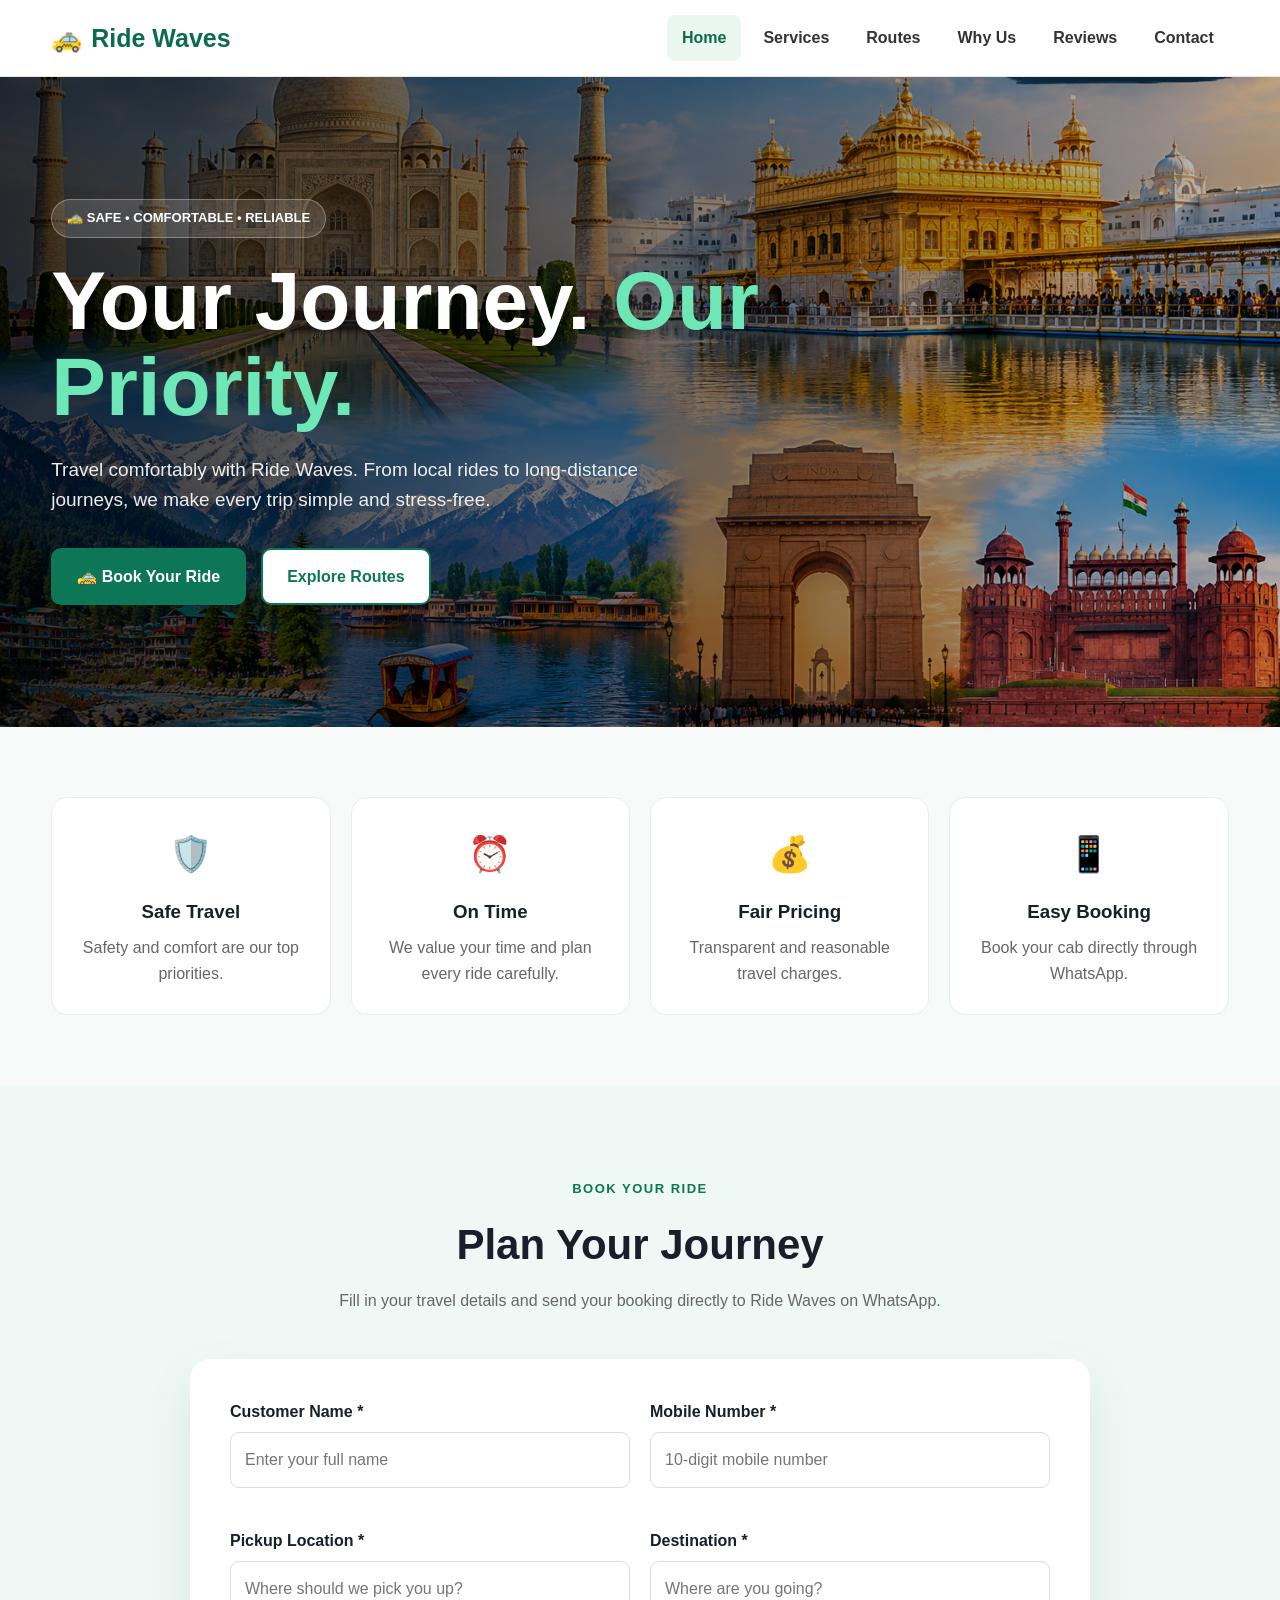
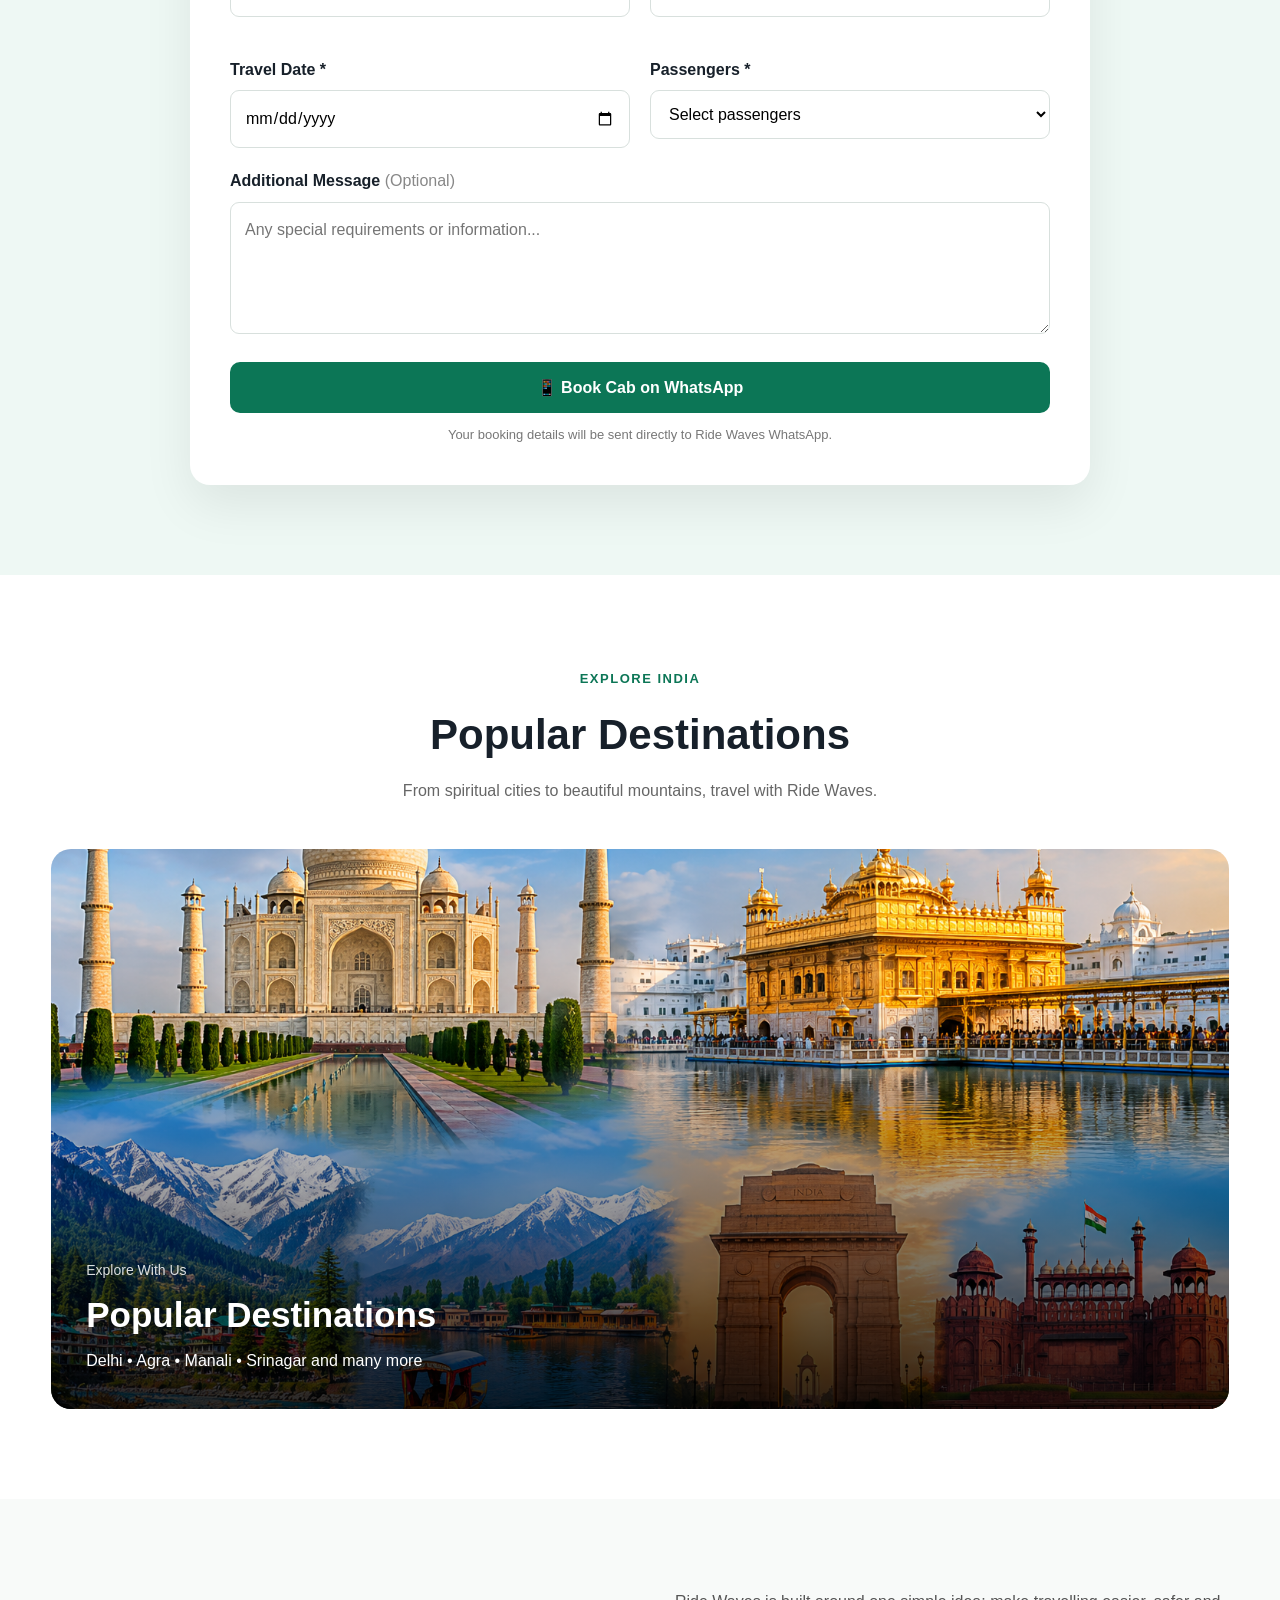
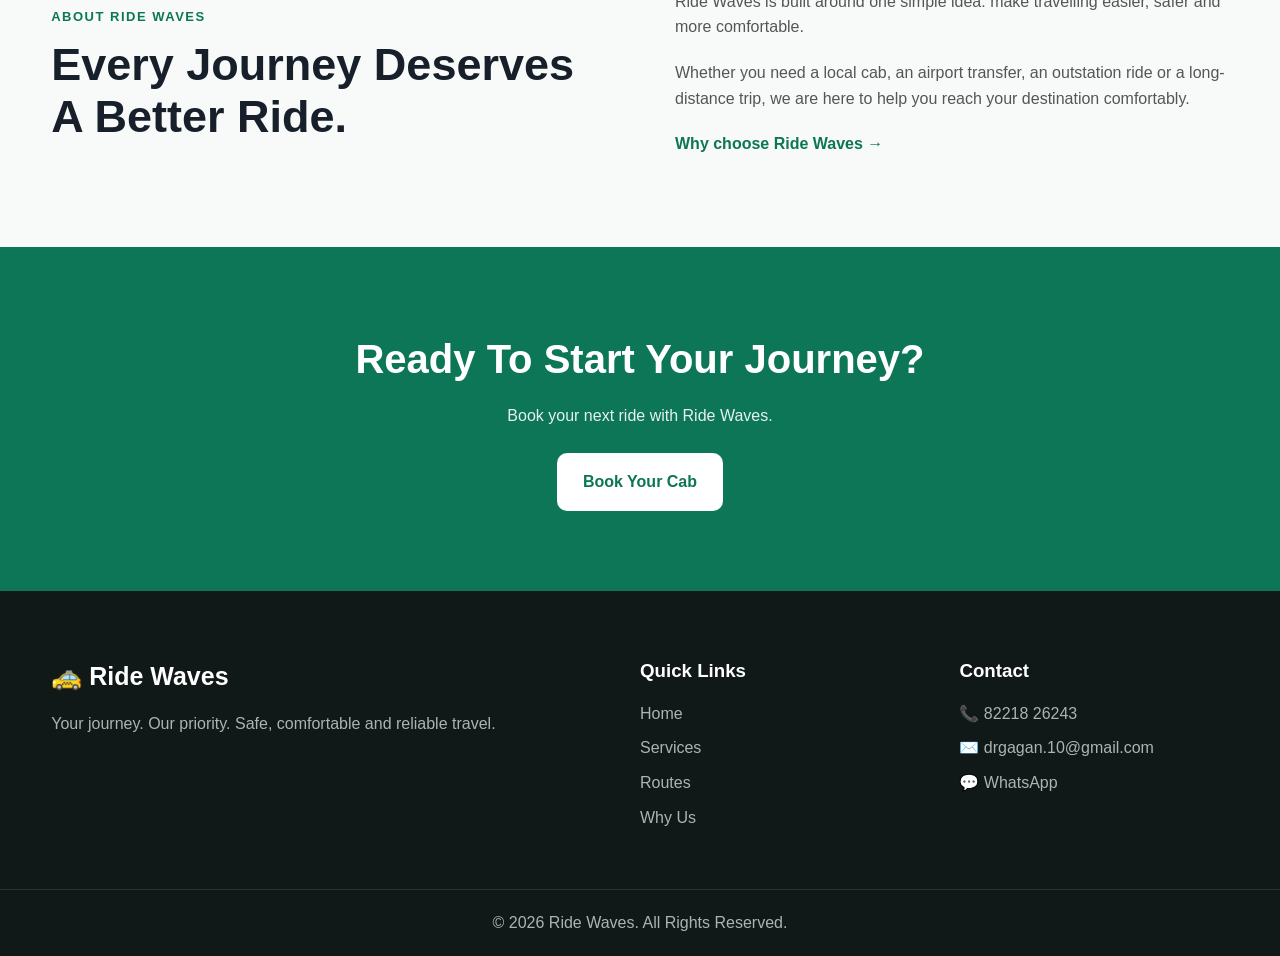
<file: index.html>
<!DOCTYPE html>
<html lang="en">
<head>
    <meta charset="UTF-8">
    <meta name="viewport" content="width=device-width, initial-scale=1.0">

    <title>Ride Waves | Cab & Travel Services</title>
    <meta name="description" content="Ride Waves - Reliable cab booking and comfortable travel services. Book your ride easily through WhatsApp.">

    <link rel="stylesheet" href="style.css">
</head>

<body>

<header class="header">

    <div class="container nav-container">

        <a href="index.html" class="logo">
            <span>🚕</span>
            Ride Waves
        </a>

        <button class="menu-toggle" id="menuToggle">
            ☰
        </button>

        <nav class="navbar" id="navbar">
            <a href="index.html" class="active">Home</a>
            <a href="services.html">Services</a>
            <a href="routes.html">Routes</a>
            <a href="why-us.html">Why Us</a>
            <a href="reviews.html">Reviews</a>
            <a href="contact.html">Contact</a>
        </nav>

    </div>

</header>


<main>

    <!-- HERO -->

    <section class="hero">

        <div class="hero-content">

            <span class="hero-tag">🚕 SAFE • COMFORTABLE • RELIABLE</span>

            <h1>
                Your Journey.
                <span>Our Priority.</span>
            </h1>

            <p>
                Travel comfortably with Ride Waves.
                From local rides to long-distance journeys,
                we make every trip simple and stress-free.
            </p>

            <div class="hero-buttons">
                <a href="#booking" class="btn btn-primary">
                    🚕 Book Your Ride
                </a>

                <a href="routes.html" class="btn btn-outline">
                    Explore Routes
                </a>
            </div>

        </div>

    </section>


    <!-- QUICK FEATURES -->

    <section class="features-section">

        <div class="container">

            <div class="feature-grid">

                <div class="feature-card">
                    <div class="feature-icon">🛡️</div>
                    <h3>Safe Travel</h3>
                    <p>Safety and comfort are our top priorities.</p>
                </div>

                <div class="feature-card">
                    <div class="feature-icon">⏰</div>
                    <h3>On Time</h3>
                    <p>We value your time and plan every ride carefully.</p>
                </div>

                <div class="feature-card">
                    <div class="feature-icon">💰</div>
                    <h3>Fair Pricing</h3>
                    <p>Transparent and reasonable travel charges.</p>
                </div>

                <div class="feature-card">
                    <div class="feature-icon">📱</div>
                    <h3>Easy Booking</h3>
                    <p>Book your cab directly through WhatsApp.</p>
                </div>

            </div>

        </div>

    </section>


    <!-- BOOKING -->

    <section class="booking-section" id="booking">

        <div class="container">

            <div class="section-heading">
                <span>BOOK YOUR RIDE</span>
                <h2>Plan Your Journey</h2>
                <p>
                    Fill in your travel details and send your booking
                    directly to Ride Waves on WhatsApp.
                </p>
            </div>


            <div class="booking-card">

                <form id="bookingForm">

                    <div class="form-grid">

                        <div class="form-group">

                            <label for="name">
                                Customer Name *
                            </label>

                            <input
                                type="text"
                                id="name"
                                placeholder="Enter your full name"
                                required
                            >

                        </div>


                        <div class="form-group">

                            <label for="phone">
                                Mobile Number *
                            </label>

                            <input
                                type="tel"
                                id="phone"
                                placeholder="10-digit mobile number"
                                maxlength="10"
                                required
                            >

                        </div>


                        <div class="form-group">

                            <label for="pickup">
                                Pickup Location *
                            </label>

                            <input
                                type="text"
                                id="pickup"
                                placeholder="Where should we pick you up?"
                                required
                            >

                        </div>


                        <div class="form-group">

                            <label for="destination">
                                Destination *
                            </label>

                            <input
                                type="text"
                                id="destination"
                                placeholder="Where are you going?"
                                required
                            >

                        </div>


                        <div class="form-group">

                            <label for="date">
                                Travel Date *
                            </label>

                            <input
                                type="date"
                                id="date"
                                required
                            >

                        </div>


                        <div class="form-group">

                            <label for="passengers">
                                Passengers *
                            </label>

                            <select id="passengers" required>

                                <option value="">
                                    Select passengers
                                </option>

                                <option value="1">1 Passenger</option>
                                <option value="2">2 Passengers</option>
                                <option value="3">3 Passengers</option>
                                <option value="4">4 Passengers</option>
                                <option value="5">5 Passengers</option>
                                <option value="6">6 Passengers</option>
                                <option value="7">7 Passengers</option>
                                <option value="8">8 Passengers</option>

                            </select>

                        </div>

                    </div>


                    <div class="form-group">

                        <label for="message">
                            Additional Message
                            <span>(Optional)</span>
                        </label>

                        <textarea
                            id="message"
                            rows="4"
                            placeholder="Any special requirements or information..."
                        ></textarea>

                    </div>


                    <button
                        type="submit"
                        class="btn btn-primary booking-btn"
                    >
                        📱 Book Cab on WhatsApp
                    </button>

                    <p class="booking-note">
                        Your booking details will be sent directly to Ride Waves WhatsApp.
                    </p>

                </form>

            </div>

        </div>

    </section>


    <!-- DESTINATIONS -->

    <section class="destinations-section">

        <div class="container">

            <div class="section-heading">

                <span>EXPLORE INDIA</span>

                <h2>Popular Destinations</h2>

                <p>
                    From spiritual cities to beautiful mountains,
                    travel with Ride Waves.
                </p>

            </div>


            <div class="destination-grid">

                <article class="destination-card">

                    <img
                        src="images/collective image.png"
                        alt="Ride Waves Popular Destinations"
                    >

                    <div class="destination-info">

                        <span>Explore With Us</span>

                        <h3>Popular Destinations</h3>

                        <p>
                            Delhi • Agra • Manali • Srinagar
                            and many more
                        </p>

                    </div>

                </article>

            </div>

        </div>

    </section>


    <!-- ABOUT -->

    <section class="about-section">

        <div class="container about-grid">

            <div>

                <span class="section-label">
                    ABOUT RIDE WAVES
                </span>

                <h2>
                    Every Journey Deserves
                    A Better Ride.
                </h2>

            </div>

            <div>

                <p>
                    Ride Waves is built around one simple idea:
                    make travelling easier, safer and more comfortable.
                </p>

                <p>
                    Whether you need a local cab, an airport transfer,
                    an outstation ride or a long-distance trip,
                    we are here to help you reach your destination
                    comfortably.
                </p>

                <a href="why-us.html" class="text-link">
                    Why choose Ride Waves →
                </a>

            </div>

        </div>

    </section>


    <!-- CTA -->

    <section class="cta-section">

        <div class="container">

            <h2>Ready To Start Your Journey?</h2>

            <p>
                Book your next ride with Ride Waves.
            </p>

            <a href="#booking" class="btn btn-light">
                Book Your Cab
            </a>

        </div>

    </section>

</main>


<footer class="footer">

    <div class="container footer-grid">

        <div>

            <a href="index.html" class="footer-logo">
                🚕 Ride Waves
            </a>

            <p>
                Your journey. Our priority.
                Safe, comfortable and reliable travel.
            </p>

        </div>


        <div>

            <h3>Quick Links</h3>

            <a href="index.html">Home</a>
            <a href="services.html">Services</a>
            <a href="routes.html">Routes</a>
            <a href="why-us.html">Why Us</a>

        </div>


        <div>

            <h3>Contact</h3>

            <a href="tel:8221826243">
                📞 82218 26243
            </a>

            <a href="mailto:drgagan.10@gmail.com">
                ✉️ drgagan.10@gmail.com
            </a>

            <a
                href="https://wa.me/918221826243"
                target="_blank"
                rel="noopener"
            >
                💬 WhatsApp
            </a>

        </div>

    </div>


    <div class="footer-bottom">

        <p>
            © 2026 Ride Waves. All Rights Reserved.
        </p>

    </div>

</footer>


<script src="script.js"></script>

</body>
</html>
</file>
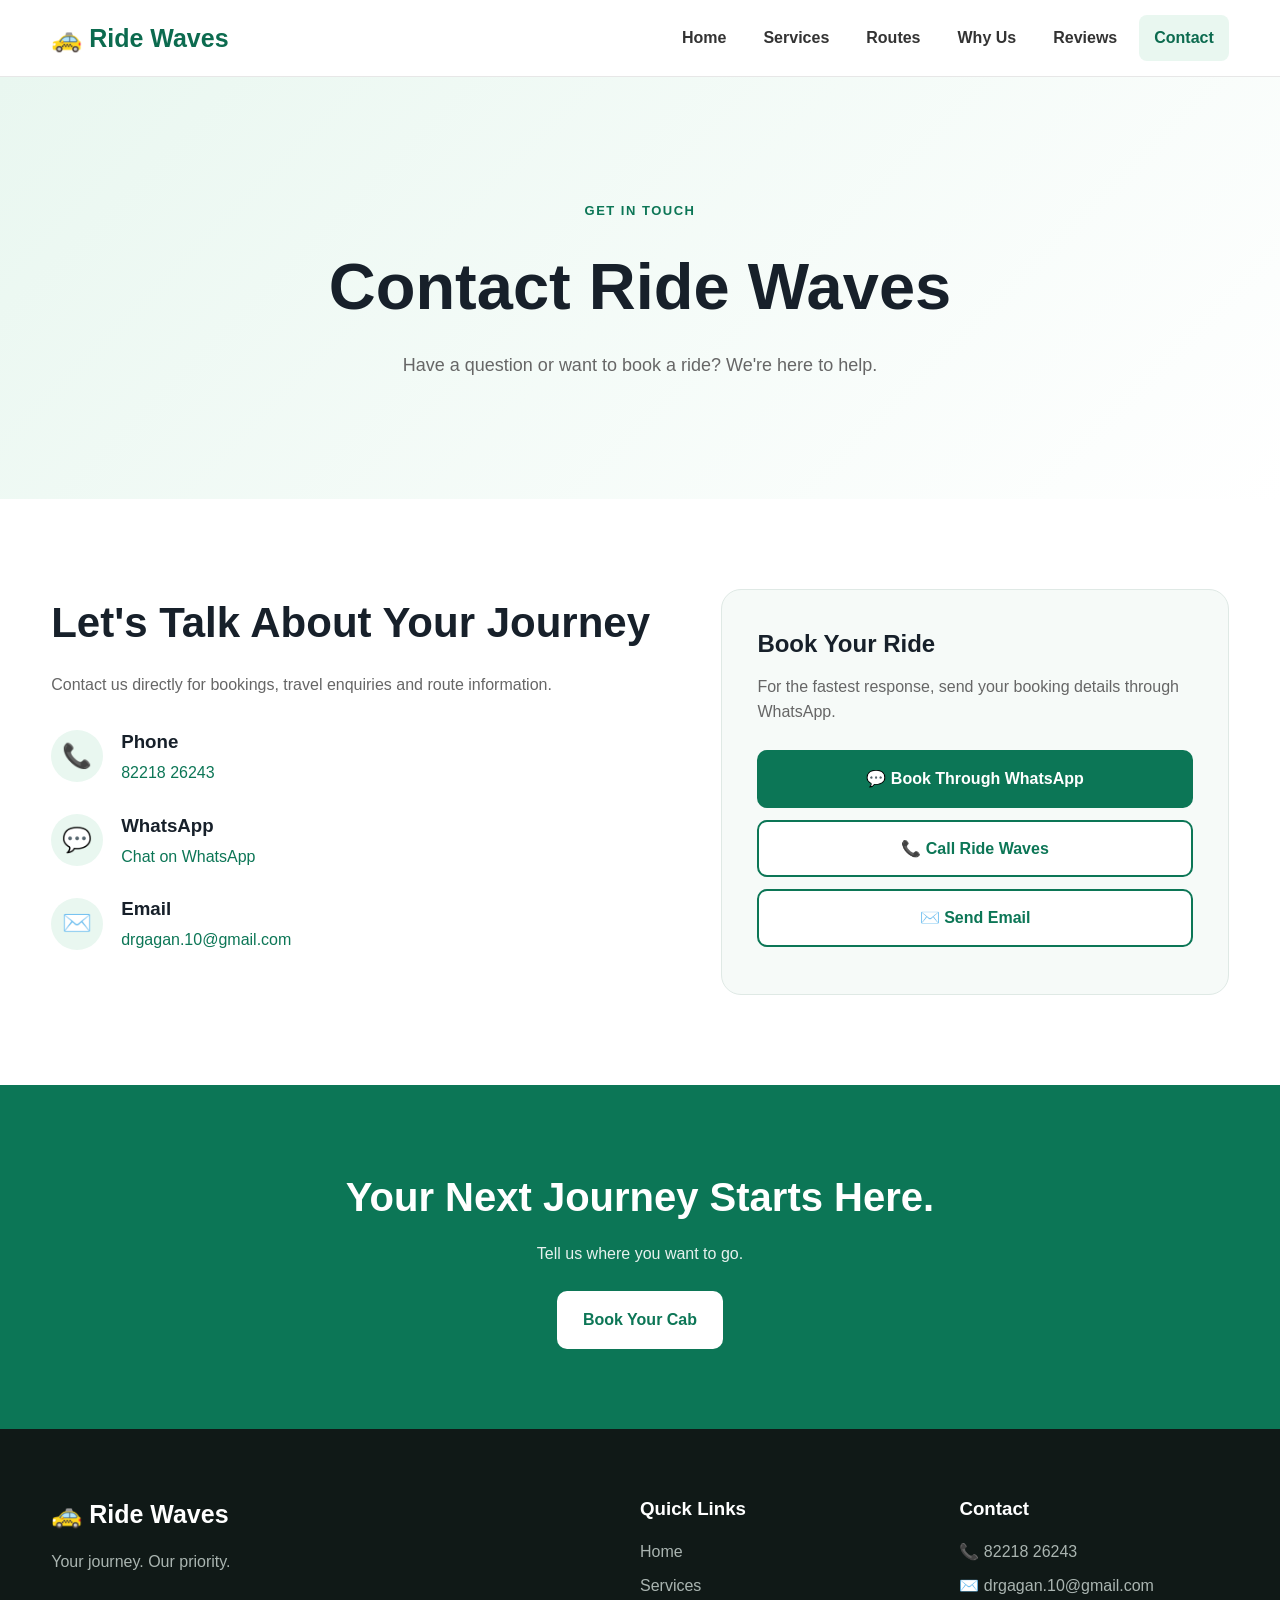
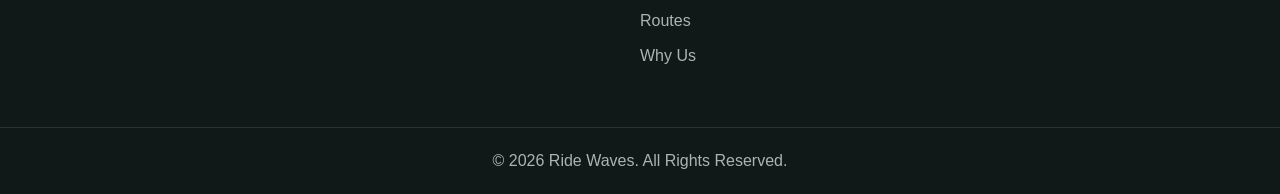
<file: contact.html>
<!DOCTYPE html>
<html lang="en">

<head>

<meta charset="UTF-8">

<meta name="viewport" content="width=device-width, initial-scale=1.0">

<title>Contact | Ride Waves</title>

<link rel="stylesheet" href="style.css">

</head>

<body>


<header class="header">

<div class="container nav-container">

<a href="index.html" class="logo">
🚕 Ride Waves
</a>

<button class="menu-toggle" id="menuToggle">
☰
</button>

<nav class="navbar" id="navbar">

<a href="index.html">Home</a>

<a href="services.html">Services</a>

<a href="routes.html">Routes</a>

<a href="why-us.html">Why Us</a>

<a href="reviews.html">Reviews</a>

<a href="contact.html" class="active">
Contact
</a>

</nav>

</div>

</header>


<main>

<section class="page-hero">

<div class="container">

<span>GET IN TOUCH</span>

<h1>Contact Ride Waves</h1>

<p>
Have a question or want to book a ride?
We're here to help.
</p>

</div>

</section>


<section class="content-section">

<div class="container contact-grid">


<div class="contact-info">

<h2>
Let's Talk About Your Journey
</h2>

<p>
Contact us directly for bookings,
travel enquiries and route information.
</p>


<div class="contact-item">

<div class="contact-icon">
📞
</div>

<div>

<h3>Phone</h3>

<a href="tel:8221826243">
82218 26243
</a>

</div>

</div>


<div class="contact-item">

<div class="contact-icon">
💬
</div>

<div>

<h3>WhatsApp</h3>

<a
href="https://wa.me/918221826243"
target="_blank"
rel="noopener"
>
Chat on WhatsApp
</a>

</div>

</div>


<div class="contact-item">

<div class="contact-icon">
✉️
</div>

<div>

<h3>Email</h3>

<a href="mailto:drgagan.10@gmail.com">
drgagan.10@gmail.com
</a>

</div>

</div>


</div>


<div class="contact-card">

<h2>Book Your Ride</h2>

<p>
For the fastest response, send your booking
details through WhatsApp.
</p>

<a
href="https://wa.me/918221826243?text=Hello%20Ride%20Waves%2C%20I%20want%20to%20book%20a%20cab."
target="_blank"
rel="noopener"
class="btn btn-primary full-btn"
>
💬 Book Through WhatsApp
</a>


<a
href="tel:8221826243"
class="btn btn-outline full-btn"
>
📞 Call Ride Waves
</a>


<a
href="mailto:drgagan.10@gmail.com"
class="btn btn-outline full-btn"
>
✉️ Send Email
</a>

</div>


</div>

</section>


<section class="cta-section">

<div class="container">

<h2>
Your Next Journey Starts Here.
</h2>

<p>
Tell us where you want to go.
</p>

<a href="index.html#booking" class="btn btn-light">
Book Your Cab
</a>

</div>

</section>

</main>


<footer class="footer">

<div class="container footer-grid">

<div>

<a href="index.html" class="footer-logo">
🚕 Ride Waves
</a>

<p>
Your journey. Our priority.
</p>

</div>


<div>

<h3>Quick Links</h3>

<a href="index.html">Home</a>
<a href="services.html">Services</a>
<a href="routes.html">Routes</a>
<a href="why-us.html">Why Us</a>

</div>


<div>

<h3>Contact</h3>

<a href="tel:8221826243">
📞 82218 26243
</a>

<a href="mailto:drgagan.10@gmail.com">
✉️ drgagan.10@gmail.com
</a>

</div>

</div>


<div class="footer-bottom">

<p>
© 2026 Ride Waves. All Rights Reserved.
</p>

</div>

</footer>


<script src="script.js"></script>

</body>
</html>
</file>
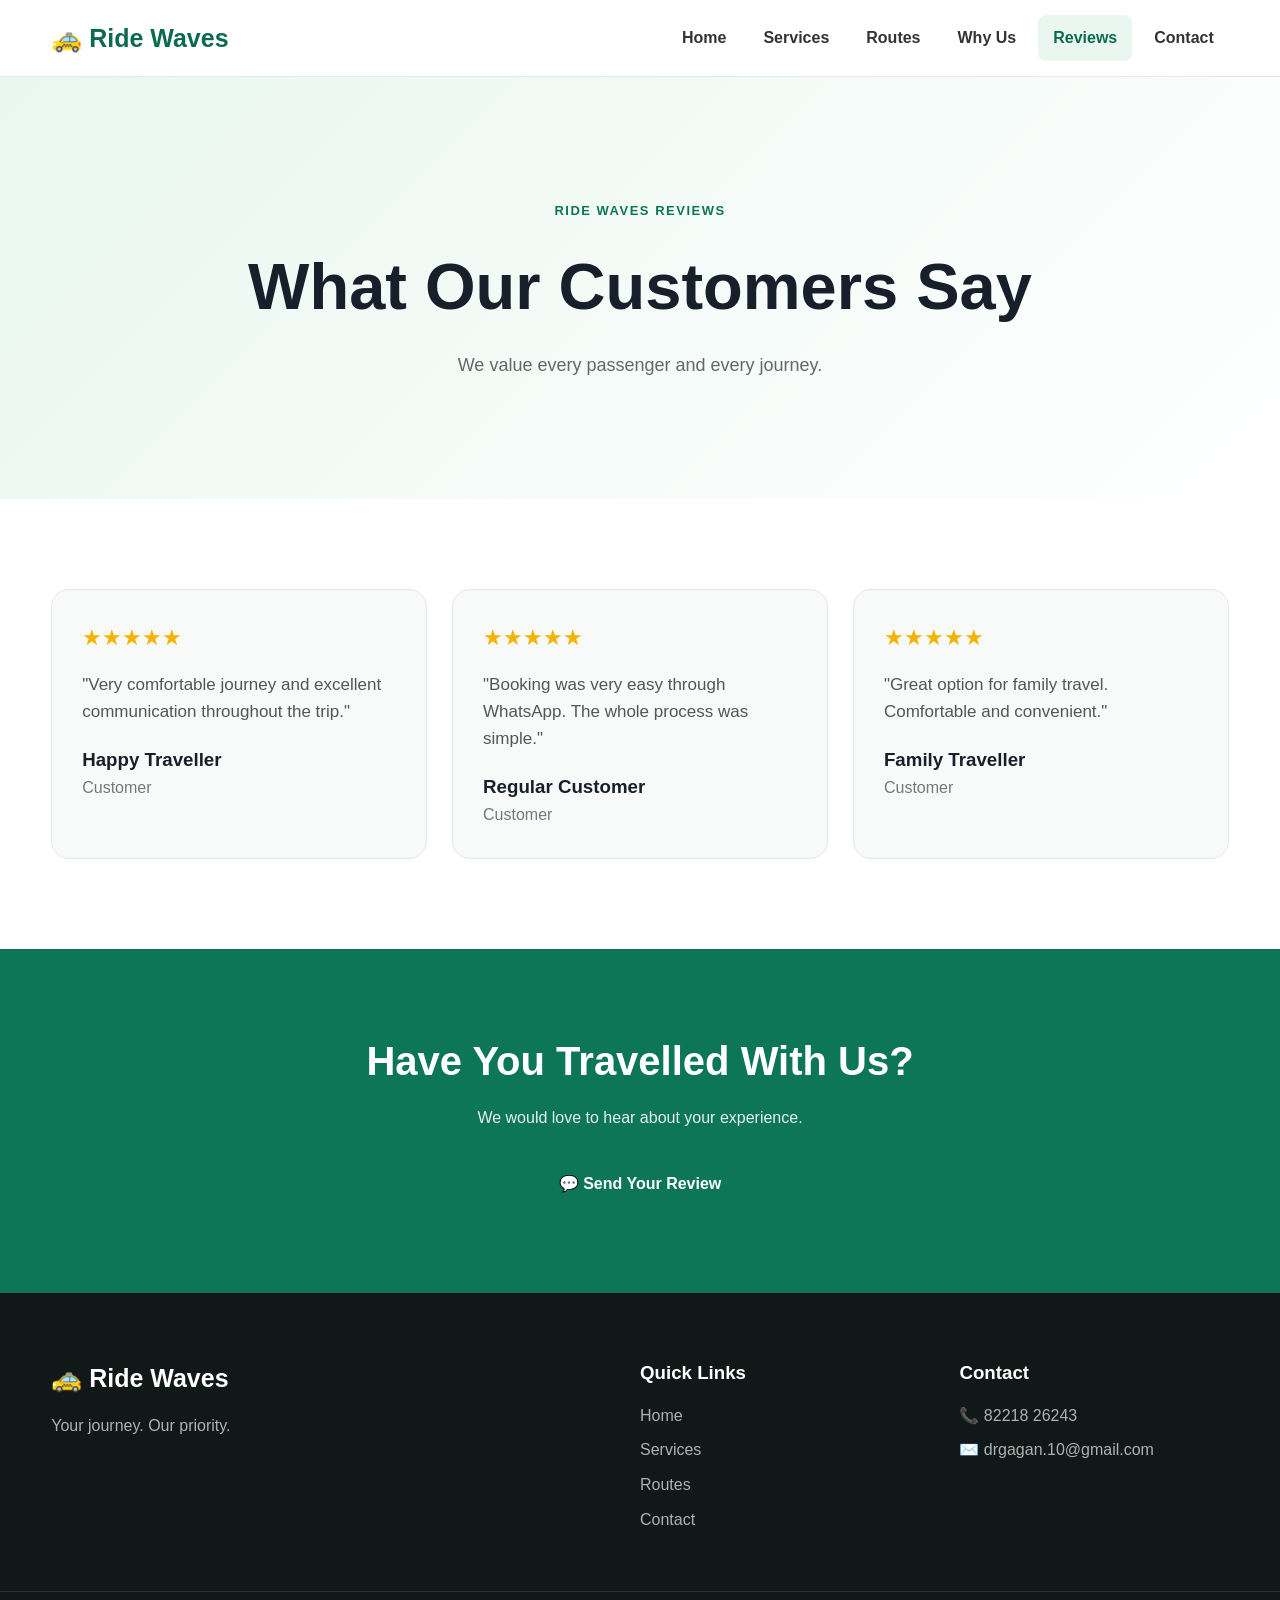
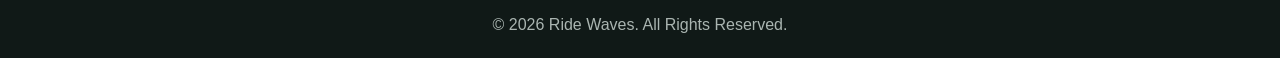
<file: reviews.html>
<!DOCTYPE html>
<html lang="en">

<head>

<meta charset="UTF-8">

<meta name="viewport" content="width=device-width, initial-scale=1.0">

<title>Reviews | Ride Waves</title>

<link rel="stylesheet" href="style.css">

</head>

<body>


<header class="header">

<div class="container nav-container">

<a href="index.html" class="logo">
🚕 Ride Waves
</a>

<button class="menu-toggle" id="menuToggle">
☰
</button>

<nav class="navbar" id="navbar">

<a href="index.html">Home</a>

<a href="services.html">Services</a>

<a href="routes.html">Routes</a>

<a href="why-us.html">Why Us</a>

<a href="reviews.html" class="active">
Reviews
</a>

<a href="contact.html">Contact</a>

</nav>

</div>

</header>


<main>

<section class="page-hero">

<div class="container">

<span>RIDE WAVES REVIEWS</span>

<h1>What Our Customers Say</h1>

<p>
We value every passenger and every journey.
</p>

</div>

</section>


<section class="content-section">

<div class="container">

<div class="reviews-grid">


<div class="review-card">

<div class="stars">
★★★★★
</div>

<p>
"Very comfortable journey and
excellent communication throughout the trip."
</p>

<h3>Happy Traveller</h3>

<span>Customer</span>

</div>


<div class="review-card">

<div class="stars">
★★★★★
</div>

<p>
"Booking was very easy through WhatsApp.
The whole process was simple."
</p>

<h3>Regular Customer</h3>

<span>Customer</span>

</div>


<div class="review-card">

<div class="stars">
★★★★★
</div>

<p>
"Great option for family travel.
Comfortable and convenient."
</p>

<h3>Family Traveller</h3>

<span>Customer</span>

</div>


</div>

</div>

</section>


<section class="review-cta">

<div class="container">

<h2>
Have You Travelled With Us?
</h2>

<p>
We would love to hear about your experience.
</p>

<a
href="https://wa.me/918221826243?text=Hello%20Ride%20Waves%2C%20I%20would%20like%20to%20share%20my%20review."
target="_blank"
rel="noopener"
class="btn btn-primary"
>
💬 Send Your Review
</a>

</div>

</section>

</main>


<footer class="footer">

<div class="container footer-grid">

<div>

<a href="index.html" class="footer-logo">
🚕 Ride Waves
</a>

<p>
Your journey. Our priority.
</p>

</div>


<div>

<h3>Quick Links</h3>

<a href="index.html">Home</a>
<a href="services.html">Services</a>
<a href="routes.html">Routes</a>
<a href="contact.html">Contact</a>

</div>


<div>

<h3>Contact</h3>

<a href="tel:8221826243">
📞 82218 26243
</a>

<a href="mailto:drgagan.10@gmail.com">
✉️ drgagan.10@gmail.com
</a>

</div>

</div>


<div class="footer-bottom">

<p>
© 2026 Ride Waves. All Rights Reserved.
</p>

</div>

</footer>


<script src="script.js"></script>

</body>
</html>
</file>
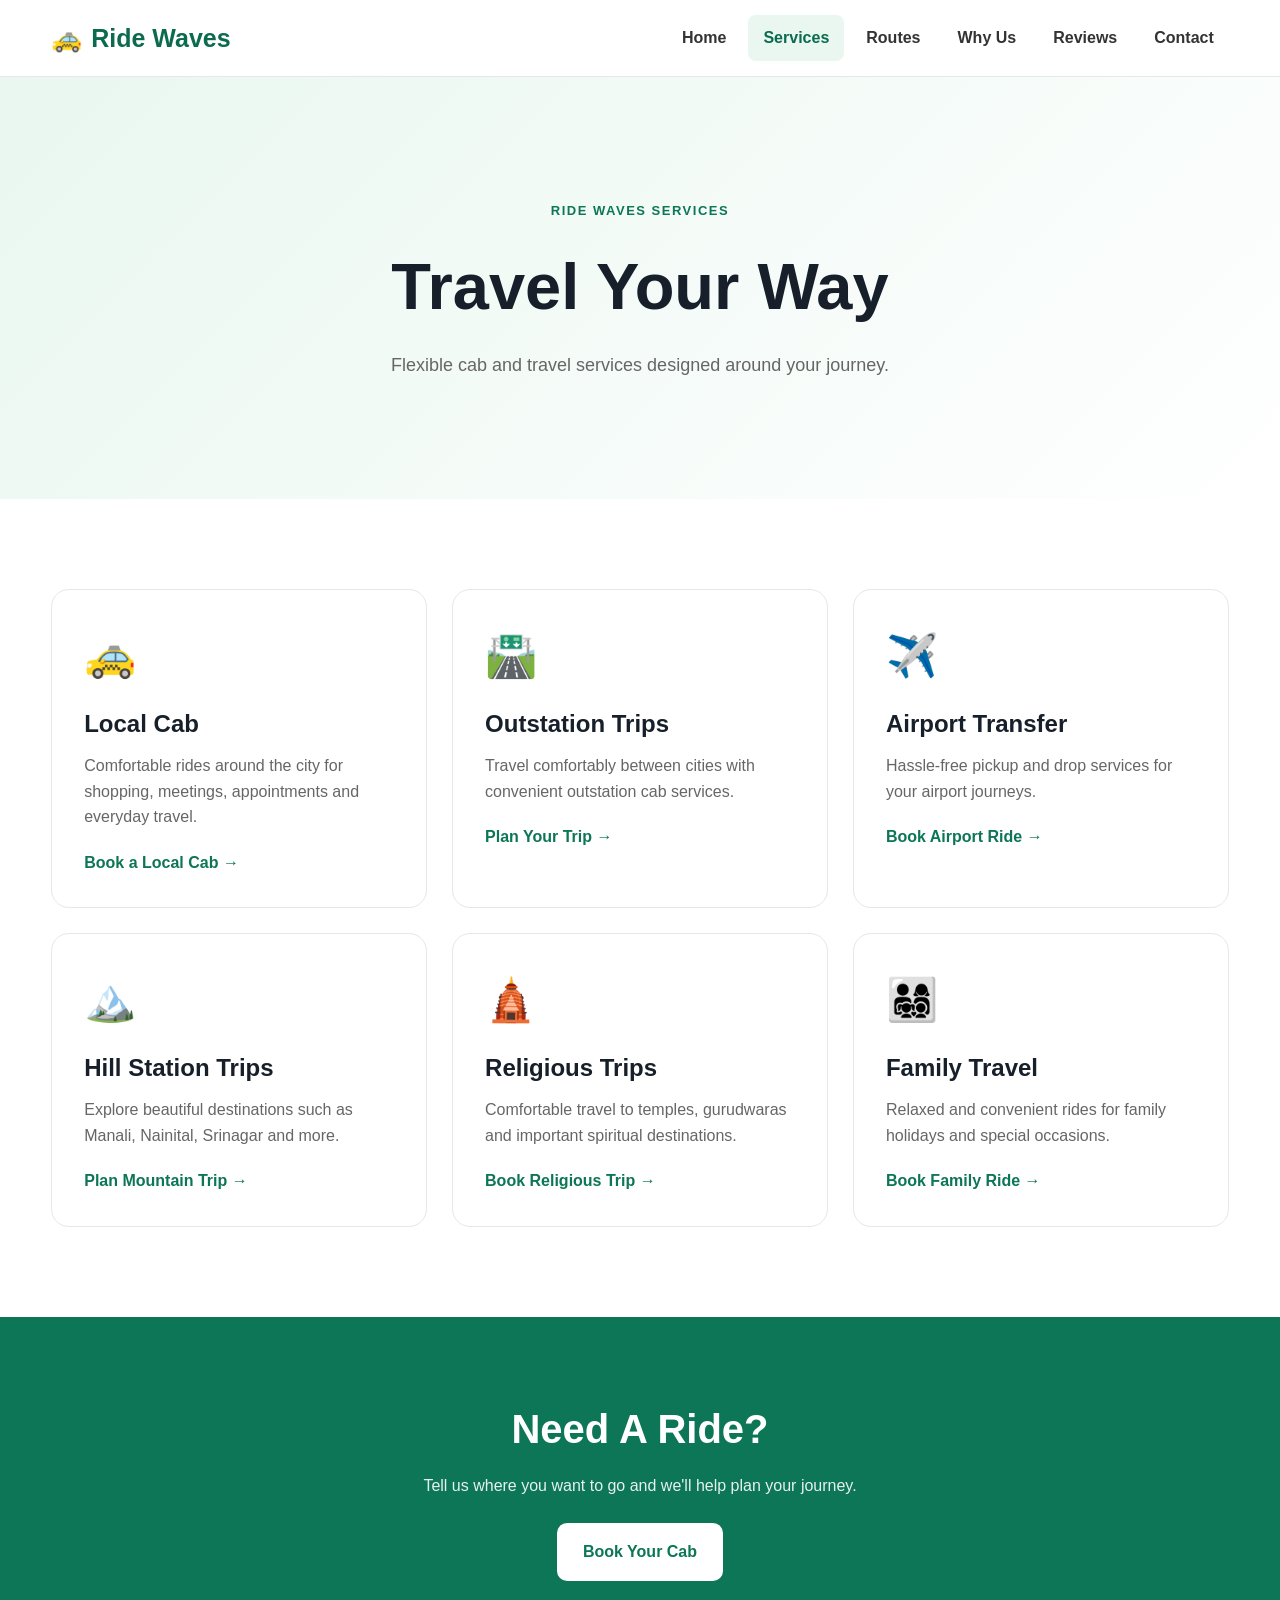
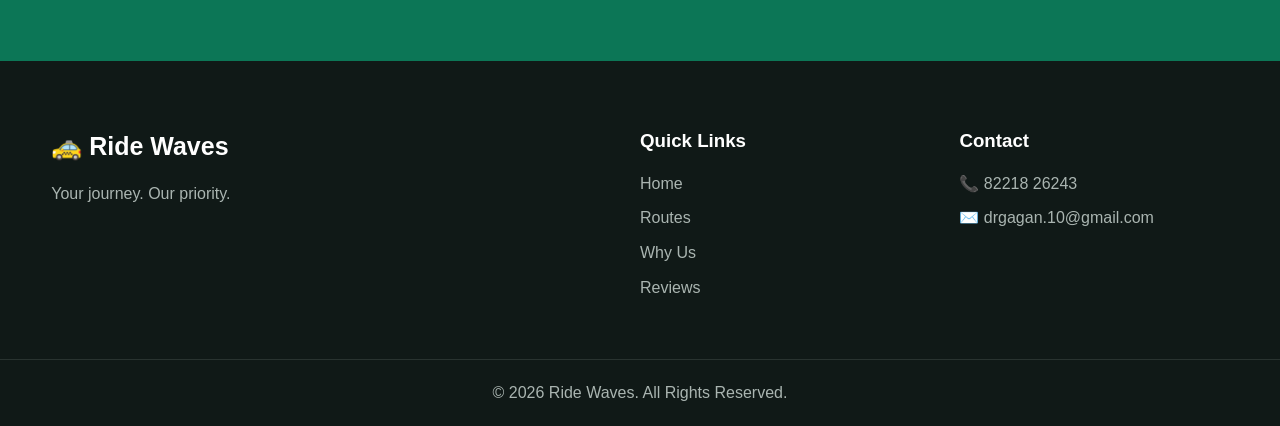
<file: routes.html>
<!DOCTYPE html>
<html lang="en">

<head>

    <meta charset="UTF-8">

    <meta
        name="viewport"
        content="width=device-width, initial-scale=1.0"
    >

    <title>Services | Ride Waves</title>

    <link rel="stylesheet" href="style.css">

</head>

<body>


<header class="header">

    <div class="container nav-container">

        <a href="index.html" class="logo">
            <span>🚕</span>
            Ride Waves
        </a>

        <button class="menu-toggle" id="menuToggle">
            ☰
        </button>

        <nav class="navbar" id="navbar">

            <a href="index.html">Home</a>

            <a href="services.html" class="active">
                Services
            </a>

            <a href="routes.html">
                Routes
            </a>

            <a href="why-us.html">
                Why Us
            </a>

            <a href="reviews.html">
                Reviews
            </a>

            <a href="contact.html">
                Contact
            </a>

        </nav>

    </div>

</header>


<main>

<section class="page-hero">

    <div class="container">

        <span>RIDE WAVES SERVICES</span>

        <h1>
            Travel Your Way
        </h1>

        <p>
            Flexible cab and travel services designed
            around your journey.
        </p>

    </div>

</section>


<section class="content-section">

<div class="container">

<div class="service-grid">


    <div class="service-card">

        <div class="service-icon">🚕</div>

        <h2>Local Cab</h2>

        <p>
            Comfortable rides around the city for shopping,
            meetings, appointments and everyday travel.
        </p>

        <a href="index.html#booking" class="card-link">
            Book a Local Cab →
        </a>

    </div>


    <div class="service-card">

        <div class="service-icon">🛣️</div>

        <h2>Outstation Trips</h2>

        <p>
            Travel comfortably between cities with
            convenient outstation cab services.
        </p>

        <a href="index.html#booking" class="card-link">
            Plan Your Trip →
        </a>

    </div>


    <div class="service-card">

        <div class="service-icon">✈️</div>

        <h2>Airport Transfer</h2>

        <p>
            Hassle-free pickup and drop services
            for your airport journeys.
        </p>

        <a href="index.html#booking" class="card-link">
            Book Airport Ride →
        </a>

    </div>


    <div class="service-card">

        <div class="service-icon">🏔️</div>

        <h2>Hill Station Trips</h2>

        <p>
            Explore beautiful destinations such as
            Manali, Nainital, Srinagar and more.
        </p>

        <a href="index.html#booking" class="card-link">
            Plan Mountain Trip →
        </a>

    </div>


    <div class="service-card">

        <div class="service-icon">🛕</div>

        <h2>Religious Trips</h2>

        <p>
            Comfortable travel to temples, gurudwaras
            and important spiritual destinations.
        </p>

        <a href="index.html#booking" class="card-link">
            Book Religious Trip →
        </a>

    </div>


    <div class="service-card">

        <div class="service-icon">👨‍👩‍👧‍👦</div>

        <h2>Family Travel</h2>

        <p>
            Relaxed and convenient rides for family
            holidays and special occasions.
        </p>

        <a href="index.html#booking" class="card-link">
            Book Family Ride →
        </a>

    </div>

</div>

</div>

</section>


<section class="cta-section">

<div class="container">

<h2>Need A Ride?</h2>

<p>
Tell us where you want to go and we'll help plan your journey.
</p>

<a href="index.html#booking" class="btn btn-light">
    Book Your Cab
</a>

</div>

</section>

</main>


<footer class="footer">

<div class="container footer-grid">

<div>

<a href="index.html" class="footer-logo">
🚕 Ride Waves
</a>

<p>
Your journey. Our priority.
</p>

</div>


<div>

<h3>Quick Links</h3>

<a href="index.html">Home</a>
<a href="routes.html">Routes</a>
<a href="why-us.html">Why Us</a>
<a href="reviews.html">Reviews</a>

</div>


<div>

<h3>Contact</h3>

<a href="tel:8221826243">
📞 82218 26243
</a>

<a href="mailto:drgagan.10@gmail.com">
✉️ drgagan.10@gmail.com
</a>

</div>

</div>


<div class="footer-bottom">

<p>
© 2026 Ride Waves. All Rights Reserved.
</p>

</div>

</footer>


<script src="script.js"></script>

</body>
</html>
</file>
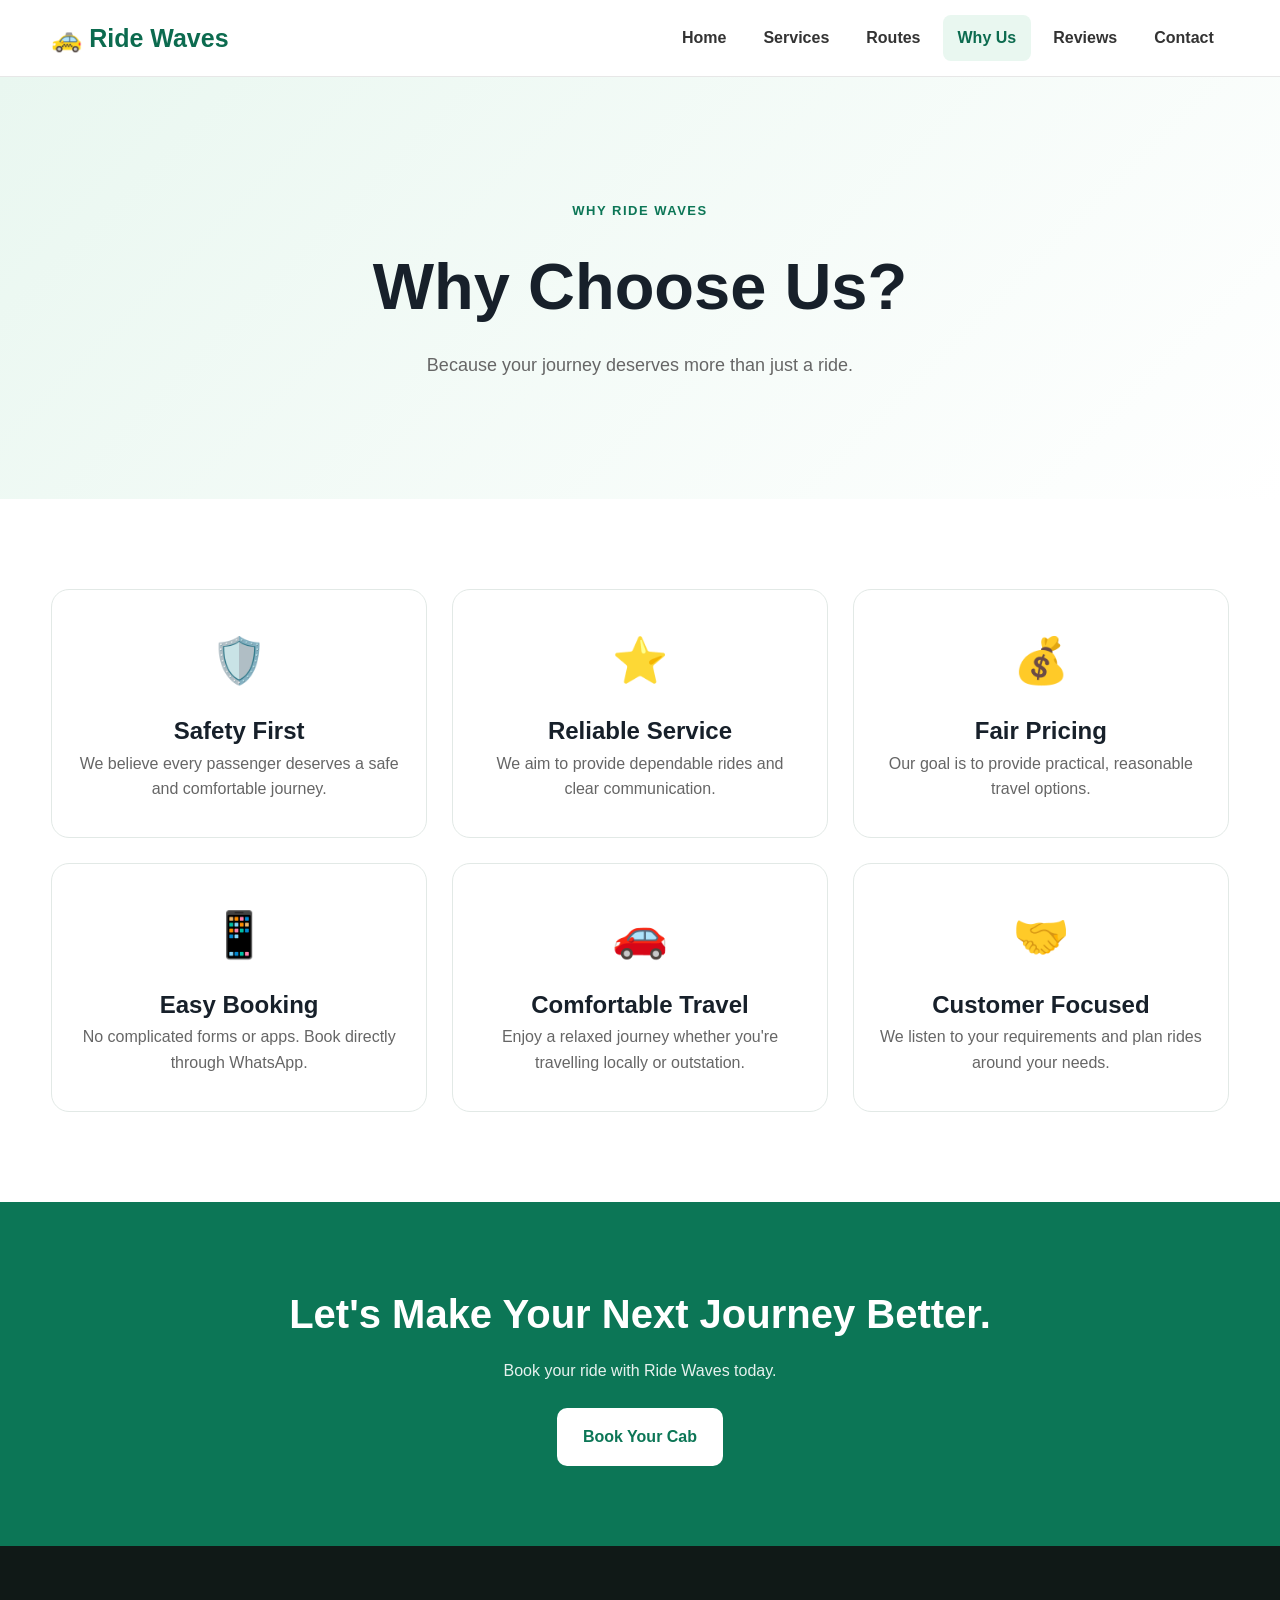
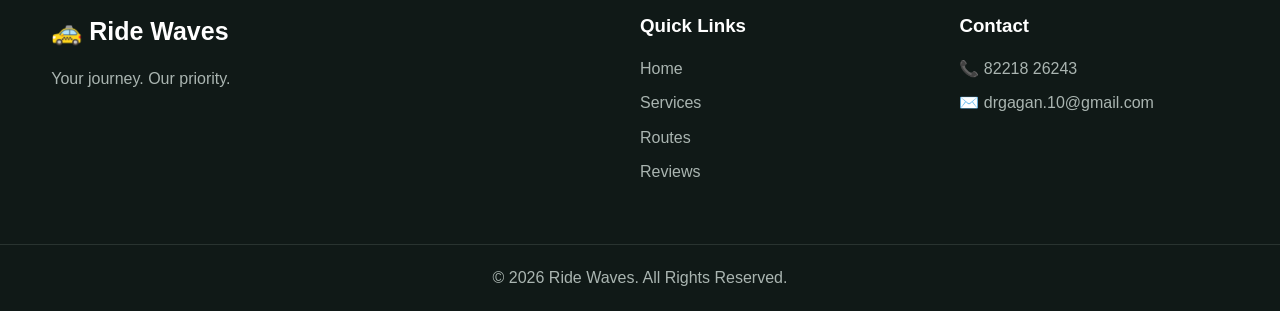
<file: why-us.html>
<!DOCTYPE html>
<html lang="en">

<head>

<meta charset="UTF-8">

<meta name="viewport" content="width=device-width, initial-scale=1.0">

<title>Why Us | Ride Waves</title>

<link rel="stylesheet" href="style.css">

</head>

<body>


<header class="header">

<div class="container nav-container">

<a href="index.html" class="logo">
🚕 Ride Waves
</a>

<button class="menu-toggle" id="menuToggle">
☰
</button>

<nav class="navbar" id="navbar">

<a href="index.html">Home</a>

<a href="services.html">Services</a>

<a href="routes.html">Routes</a>

<a href="why-us.html" class="active">
Why Us
</a>

<a href="reviews.html">Reviews</a>

<a href="contact.html">Contact</a>

</nav>

</div>

</header>


<main>

<section class="page-hero">

<div class="container">

<span>WHY RIDE WAVES</span>

<h1>Why Choose Us?</h1>

<p>
Because your journey deserves more than just a ride.
</p>

</div>

</section>


<section class="content-section">

<div class="container">

<div class="why-grid">


<div class="why-card">

<div class="why-icon">
🛡️
</div>

<h2>Safety First</h2>

<p>
We believe every passenger deserves
a safe and comfortable journey.
</p>

</div>


<div class="why-card">

<div class="why-icon">
⭐
</div>

<h2>Reliable Service</h2>

<p>
We aim to provide dependable rides
and clear communication.
</p>

</div>


<div class="why-card">

<div class="why-icon">
💰
</div>

<h2>Fair Pricing</h2>

<p>
Our goal is to provide practical,
reasonable travel options.
</p>

</div>


<div class="why-card">

<div class="why-icon">
📱
</div>

<h2>Easy Booking</h2>

<p>
No complicated forms or apps.
Book directly through WhatsApp.
</p>

</div>


<div class="why-card">

<div class="why-icon">
🚗
</div>

<h2>Comfortable Travel</h2>

<p>
Enjoy a relaxed journey whether
you're travelling locally or outstation.
</p>

</div>


<div class="why-card">

<div class="why-icon">
🤝
</div>

<h2>Customer Focused</h2>

<p>
We listen to your requirements
and plan rides around your needs.
</p>

</div>


</div>

</div>

</section>


<section class="cta-section">

<div class="container">

<h2>
Let's Make Your Next Journey Better.
</h2>

<p>
Book your ride with Ride Waves today.
</p>

<a href="index.html#booking" class="btn btn-light">
Book Your Cab
</a>

</div>

</section>

</main>


<footer class="footer">

<div class="container footer-grid">

<div>

<a href="index.html" class="footer-logo">
🚕 Ride Waves
</a>

<p>
Your journey. Our priority.
</p>

</div>


<div>

<h3>Quick Links</h3>

<a href="index.html">Home</a>
<a href="services.html">Services</a>
<a href="routes.html">Routes</a>
<a href="reviews.html">Reviews</a>

</div>


<div>

<h3>Contact</h3>

<a href="tel:8221826243">
📞 82218 26243
</a>

<a href="mailto:drgagan.10@gmail.com">
✉️ drgagan.10@gmail.com
</a>

</div>

</div>


<div class="footer-bottom">

<p>
© 2026 Ride Waves. All Rights Reserved.
</p>

</div>

</footer>


<script src="script.js"></script>

</body>
</html>
</file>
<file: style.css>
* {
    margin: 0;
    padding: 0;
    box-sizing: border-box;
}

html {
    scroll-behavior: smooth;
}

body {
    font-family: Arial, Helvetica, sans-serif;
    color: #17202a;
    background: #ffffff;
    line-height: 1.6;
}

a {
    text-decoration: none;
    color: inherit;
}

img {
    max-width: 100%;
    display: block;
}

.container {
    width: min(1180px, 92%);
    margin: auto;
}


/* =========================
   HEADER
========================= */

.header {
    position: sticky;
    top: 0;
    z-index: 1000;
    background: rgba(255,255,255,0.96);
    backdrop-filter: blur(12px);
    border-bottom: 1px solid #e7e7e7;
}

.nav-container {
    min-height: 76px;
    display: flex;
    align-items: center;
    justify-content: space-between;
}

.logo {
    font-size: 25px;
    font-weight: 800;
    color: #0c6b4f;
    display: flex;
    align-items: center;
    gap: 9px;
}

.navbar {
    display: flex;
    align-items: center;
    gap: 7px;
}

.navbar a {
    padding: 10px 15px;
    border-radius: 8px;
    font-weight: 600;
    color: #333;
    transition: 0.25s;
}

.navbar a:hover,
.navbar a.active {
    background: #e9f7f0;
    color: #0c6b4f;
}

.menu-toggle {
    display: none;
    border: none;
    background: transparent;
    font-size: 27px;
    cursor: pointer;
}


/* =========================
   HERO
========================= */

.hero {
    min-height: 650px;
    display: flex;
    align-items: center;

    background:
        linear-gradient(
            90deg,
            rgba(0,0,0,0.78),
            rgba(0,0,0,0.25)
        ),
        url("images/collective image.png") center/cover;
}

.hero-content {
    width: min(1180px, 92%);
    margin: auto;
    color: white;
}

.hero-tag {
    display: inline-block;
    padding: 8px 15px;
    border-radius: 50px;
    background: rgba(255,255,255,0.14);
    border: 1px solid rgba(255,255,255,0.3);
    margin-bottom: 20px;
    font-size: 13px;
    font-weight: bold;
}

.hero h1 {
    max-width: 720px;
    font-size: clamp(45px, 7vw, 82px);
    line-height: 1.05;
    margin-bottom: 25px;
}

.hero h1 span {
    color: #6ee7b7;
}

.hero p {
    max-width: 650px;
    font-size: 19px;
    color: #eeeeee;
    margin-bottom: 32px;
}

.hero-buttons {
    display: flex;
    gap: 15px;
    flex-wrap: wrap;
}


/* =========================
   BUTTONS
========================= */

.btn {
    display: inline-flex;
    align-items: center;
    justify-content: center;
    padding: 14px 24px;
    border-radius: 10px;
    font-weight: 700;
    border: 2px solid transparent;
    cursor: pointer;
    transition: 0.25s;
}

.btn-primary {
    background: #0c7656;
    color: white;
}

.btn-primary:hover {
    background: #095c43;
    transform: translateY(-2px);
}

.btn-outline {
    border-color: #0c7656;
    color: #0c7656;
    background: white;
}

.btn-outline:hover {
    background: #e9f7f0;
}

.btn-light {
    background: white;
    color: #0c7656;
}

.btn-light:hover {
    transform: translateY(-2px);
}


/* =========================
   FEATURES
========================= */

.features-section {
    padding: 70px 0;
    background: #f7faf9;
}

.feature-grid {
    display: grid;
    grid-template-columns: repeat(4, 1fr);
    gap: 20px;
}

.feature-card {
    background: white;
    padding: 28px;
    border-radius: 16px;
    border: 1px solid #e7eeee;
    text-align: center;
    transition: 0.3s;
}

.feature-card:hover {
    transform: translateY(-6px);
    box-shadow: 0 15px 35px rgba(0,0,0,0.08);
}

.feature-icon {
    font-size: 35px;
    margin-bottom: 15px;
}

.feature-card h3 {
    margin-bottom: 8px;
}

.feature-card p {
    color: #666;
}


/* =========================
   SECTIONS
========================= */

.booking-section,
.destinations-section,
.about-section,
.content-section {
    padding: 90px 0;
}

.section-heading {
    text-align: center;
    max-width: 700px;
    margin: 0 auto 45px;
}

.section-heading span,
.section-label,
.page-hero span {
    color: #0c7656;
    font-size: 13px;
    font-weight: 800;
    letter-spacing: 1.5px;
}

.section-heading h2 {
    font-size: 42px;
    margin: 10px 0;
}

.section-heading p {
    color: #666;
}


/* =========================
   BOOKING
========================= */

.booking-section {
    background: #eef8f4;
}

.booking-card {
    max-width: 900px;
    margin: auto;
    background: white;
    padding: 40px;
    border-radius: 20px;
    box-shadow: 0 20px 50px rgba(0,0,0,0.08);
}

.form-grid {
    display: grid;
    grid-template-columns: repeat(2, 1fr);
    gap: 20px;
}

.form-group {
    margin-bottom: 20px;
}

.form-group label {
    display: block;
    font-weight: 700;
    margin-bottom: 8px;
}

.form-group label span {
    color: #888;
    font-weight: normal;
}

input,
select,
textarea {
    width: 100%;
    border: 1px solid #d8e0dd;
    border-radius: 9px;
    padding: 14px;
    font: inherit;
    outline: none;
    background: white;
}

input:focus,
select:focus,
textarea:focus {
    border-color: #0c7656;
    box-shadow: 0 0 0 3px rgba(12,118,86,0.1);
}

textarea {
    resize: vertical;
}

.booking-btn {
    width: 100%;
    font-size: 16px;
}

.booking-note {
    text-align: center;
    margin-top: 12px;
    color: #777;
    font-size: 13px;
}


/* =========================
   DESTINATIONS
========================= */

.destination-grid {
    display: block;
}

.destination-grid .destination-card {
    width: 100%;
    height: 560px;
    position: relative;
    border-radius: 20px;
    overflow: hidden;
}

.destination-card::after {
    content: "";
    position: absolute;
    inset: 0;
    background: linear-gradient(
        transparent 30%,
        rgba(0,0,0,0.82)
    );
}

.destination-grid .destination-card img {
    width: 100%;
    height: 100%;
    object-fit: cover;
    transition: 0.5s;
}

.destination-card:hover img {
    transform: scale(1.04);
}

.destination-info {
    position: absolute;
    z-index: 2;
    bottom: 0;
    left: 0;
    width: 100%;
    padding: 35px;
    color: white;
}

.destination-info span {
    font-size: 14px;
    opacity: 0.85;
}

.destination-info h3 {
    font-size: 35px;
    margin: 5px 0;
}


/* =========================
   ABOUT
========================= */

.about-section {
    background: #f8faf9;
}

.about-grid {
    display: grid;
    grid-template-columns: 1fr 1fr;
    gap: 70px;
    align-items: center;
}

.about-grid h2 {
    font-size: 45px;
    line-height: 1.15;
    margin-top: 10px;
}

.about-grid p {
    color: #555;
    margin-bottom: 20px;
}

.text-link {
    color: #0c7656;
    font-weight: 700;
}


/* =========================
   CTA
========================= */

.cta-section,
.review-cta,
.route-banner {
    padding: 80px 20px;
    text-align: center;
    background: #0c7656;
    color: white;
}

.cta-section h2,
.review-cta h2,
.route-banner h2 {
    font-size: 40px;
    margin-bottom: 12px;
}

.cta-section p,
.review-cta p,
.route-banner p {
    margin-bottom: 25px;
    opacity: 0.9;
}


/* =========================
   PAGE HERO
========================= */

.page-hero {
    padding: 120px 20px;
    text-align: center;
    background:
        linear-gradient(
            135deg,
            #e9f7f0,
            #ffffff
        );
}

.page-hero h1 {
    font-size: clamp(42px, 7vw, 65px);
    margin: 12px 0;
}

.page-hero p {
    max-width: 650px;
    margin: auto;
    color: #666;
    font-size: 18px;
}


/* =========================
   SERVICES
========================= */

.service-grid {
    display: grid;
    grid-template-columns: repeat(3, 1fr);
    gap: 25px;
}

.service-card {
    padding: 32px;
    border: 1px solid #e2e9e6;
    border-radius: 18px;
    background: white;
    transition: 0.3s;
}

.service-card:hover {
    transform: translateY(-7px);
    box-shadow: 0 15px 40px rgba(0,0,0,0.08);
}

.service-icon {
    font-size: 42px;
    margin-bottom: 15px;
}

.service-card h2 {
    margin-bottom: 10px;
}

.service-card p {
    color: #666;
    margin-bottom: 20px;
}

.card-link {
    color: #0c7656;
    font-weight: bold;
}


/* =========================
   ROUTES
========================= */

.route-grid {
    display: grid;
    grid-template-columns: repeat(3, 1fr);
    gap: 25px;
}

.route-card {
    padding: 30px;
    border-radius: 18px;
    background: #f6faf8;
    border: 1px solid #e0ebe6;
}

.route-card > span {
    color: #0c7656;
    font-weight: 900;
}

.route-card h2 {
    margin: 10px 0;
}

.route-card p {
    color: #666;
}


/* =========================
   WHY US
========================= */

.why-grid {
    display: grid;
    grid-template-columns: repeat(3, 1fr);
    gap: 25px;
}

.why-card {
    text-align: center;
    padding: 35px 25px;
    border: 1px solid #e2e9e6;
    border-radius: 18px;
}

.why-icon {
    font-size: 45px;
    margin-bottom: 15px;
}

.why-card p {
    color: #666;
}


/* =========================
   REVIEWS
========================= */

.reviews-grid {
    display: grid;
    grid-template-columns: repeat(3, 1fr);
    gap: 25px;
}

.review-card {
    padding: 30px;
    border-radius: 18px;
    background: #f8faf9;
    border: 1px solid #e2e9e6;
}

.stars {
    color: #f5b301;
    font-size: 22px;
    margin-bottom: 15px;
}

.review-card p {
    color: #555;
    font-size: 17px;
    margin-bottom: 20px;
}

.review-card span {
    color: #777;
}


/* =========================
   CONTACT
========================= */

.contact-grid {
    display: grid;
    grid-template-columns: 1.1fr 0.9fr;
    gap: 50px;
    align-items: start;
}

.contact-info h2 {
    font-size: 42px;
    margin-bottom: 15px;
}

.contact-info > p {
    color: #666;
    margin-bottom: 30px;
}

.contact-item {
    display: flex;
    gap: 18px;
    align-items: center;
    margin-bottom: 25px;
}

.contact-icon {
    width: 52px;
    height: 52px;
    display: grid;
    place-items: center;
    border-radius: 50%;
    background: #e9f7f0;
    font-size: 24px;
}

.contact-item h3 {
    margin-bottom: 3px;
}

.contact-item a {
    color: #0c7656;
}

.contact-card {
    padding: 35px;
    border-radius: 20px;
    background: #f6faf8;
    border: 1px solid #dfe9e5;
}

.contact-card h2 {
    margin-bottom: 10px;
}

.contact-card p {
    color: #666;
    margin-bottom: 25px;
}

.full-btn {
    width: 100%;
    margin-bottom: 12px;
}


/* =========================
   FOOTER
========================= */

.footer {
    background: #101917;
    color: white;
    padding-top: 65px;
}

.footer-grid {
    display: grid;
    grid-template-columns: 2fr 1fr 1fr;
    gap: 50px;
    padding-bottom: 50px;
}

.footer-logo {
    font-size: 25px;
    font-weight: 800;
    display: inline-block;
    margin-bottom: 15px;
}

.footer p {
    color: #aab5b1;
}

.footer h3 {
    margin-bottom: 15px;
}

.footer-grid > div > a:not(.footer-logo) {
    display: block;
    color: #aab5b1;
    margin-bottom: 9px;
}

.footer-grid > div > a:not(.footer-logo):hover {
    color: white;
}

.footer-bottom {
    border-top: 1px solid #293330;
    padding: 20px;
    text-align: center;
}


/* =========================
   MOBILE
========================= */

@media (max-width: 900px) {

    .feature-grid {
        grid-template-columns: repeat(2, 1fr);
    }

    .service-grid,
    .route-grid,
    .why-grid,
    .reviews-grid {
        grid-template-columns: repeat(2, 1fr);
    }

    .about-grid,
    .contact-grid {
        grid-template-columns: 1fr;
    }

    .footer-grid {
        grid-template-columns: 1fr 1fr;
    }

}


@media (max-width: 700px) {

    .menu-toggle {
        display: block;
    }

    .navbar {
        display: none;
        position: absolute;
        top: 76px;
        left: 0;
        right: 0;
        background: white;
        padding: 15px;
        flex-direction: column;
        align-items: stretch;
        border-bottom: 1px solid #ddd;
        box-shadow: 0 15px 25px rgba(0,0,0,0.08);
    }

    .navbar.show {
        display: flex;
    }

    .navbar a {
        text-align: center;
    }

    .hero {
        min-height: 570px;
    }

    .hero h1 {
        font-size: 48px;
    }

    .hero p {
        font-size: 16px;
    }

    .form-grid {
        grid-template-columns: 1fr;
        gap: 0;
    }

    .booking-card {
        padding: 25px;
    }

    .destination-grid .destination-card {
        height: 400px;
    }

    .destination-info {
        padding: 22px;
    }

    .destination-info h3 {
        font-size: 27px;
    }

    .feature-grid,
    .service-grid,
    .route-grid,
    .why-grid,
    .reviews-grid {
        grid-template-columns: 1fr;
    }

    .footer-grid {
        grid-template-columns: 1fr;
    }

    .about-grid h2,
    .contact-info h2 {
        font-size: 35px;
    }

}
/* =========================
   MOBILE HAMBURGER FIX
========================= */

@media (max-width: 700px) {

    .nav-container {
        position: relative;
    }

    .menu-toggle {
        display: block;
        background: none;
        border: none;
        font-size: 30px;
        color: #0c7656;
        cursor: pointer;
        padding: 5px 10px;
        z-index: 1001;
    }

    .navbar {
        display: none;
        position: absolute;
        top: 76px;
        left: 0;
        right: 0;
        width: 100%;
        background: #ffffff;
        padding: 12px;
        flex-direction: column;
        align-items: stretch;
        gap: 5px;
        border-bottom: 1px solid #ddd;
        box-shadow: 0 12px 30px rgba(0,0,0,0.12);
        z-index: 1000;
    }

    .navbar.show {
        display: flex !important;
    }

    .navbar a {
        display: block;
        width: 100%;
        padding: 14px;
        text-align: center;
    }

}
</file>
